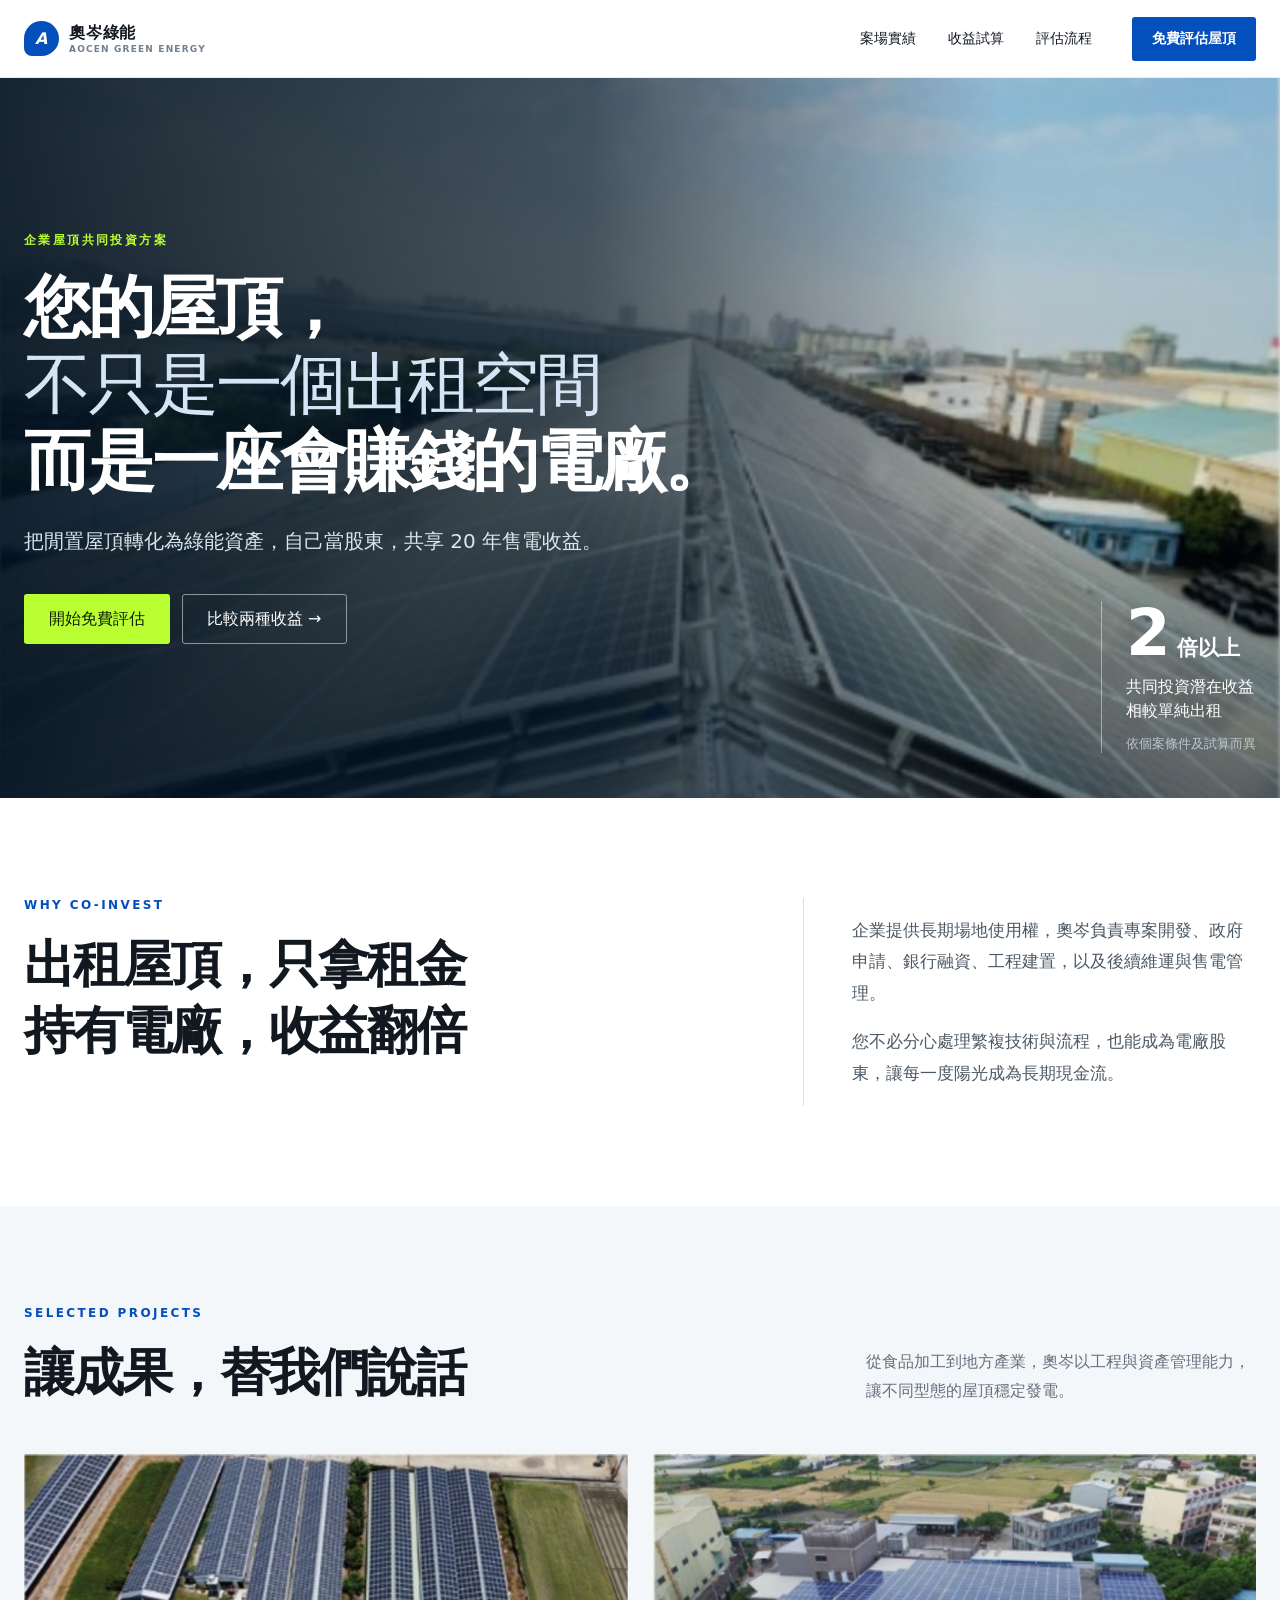
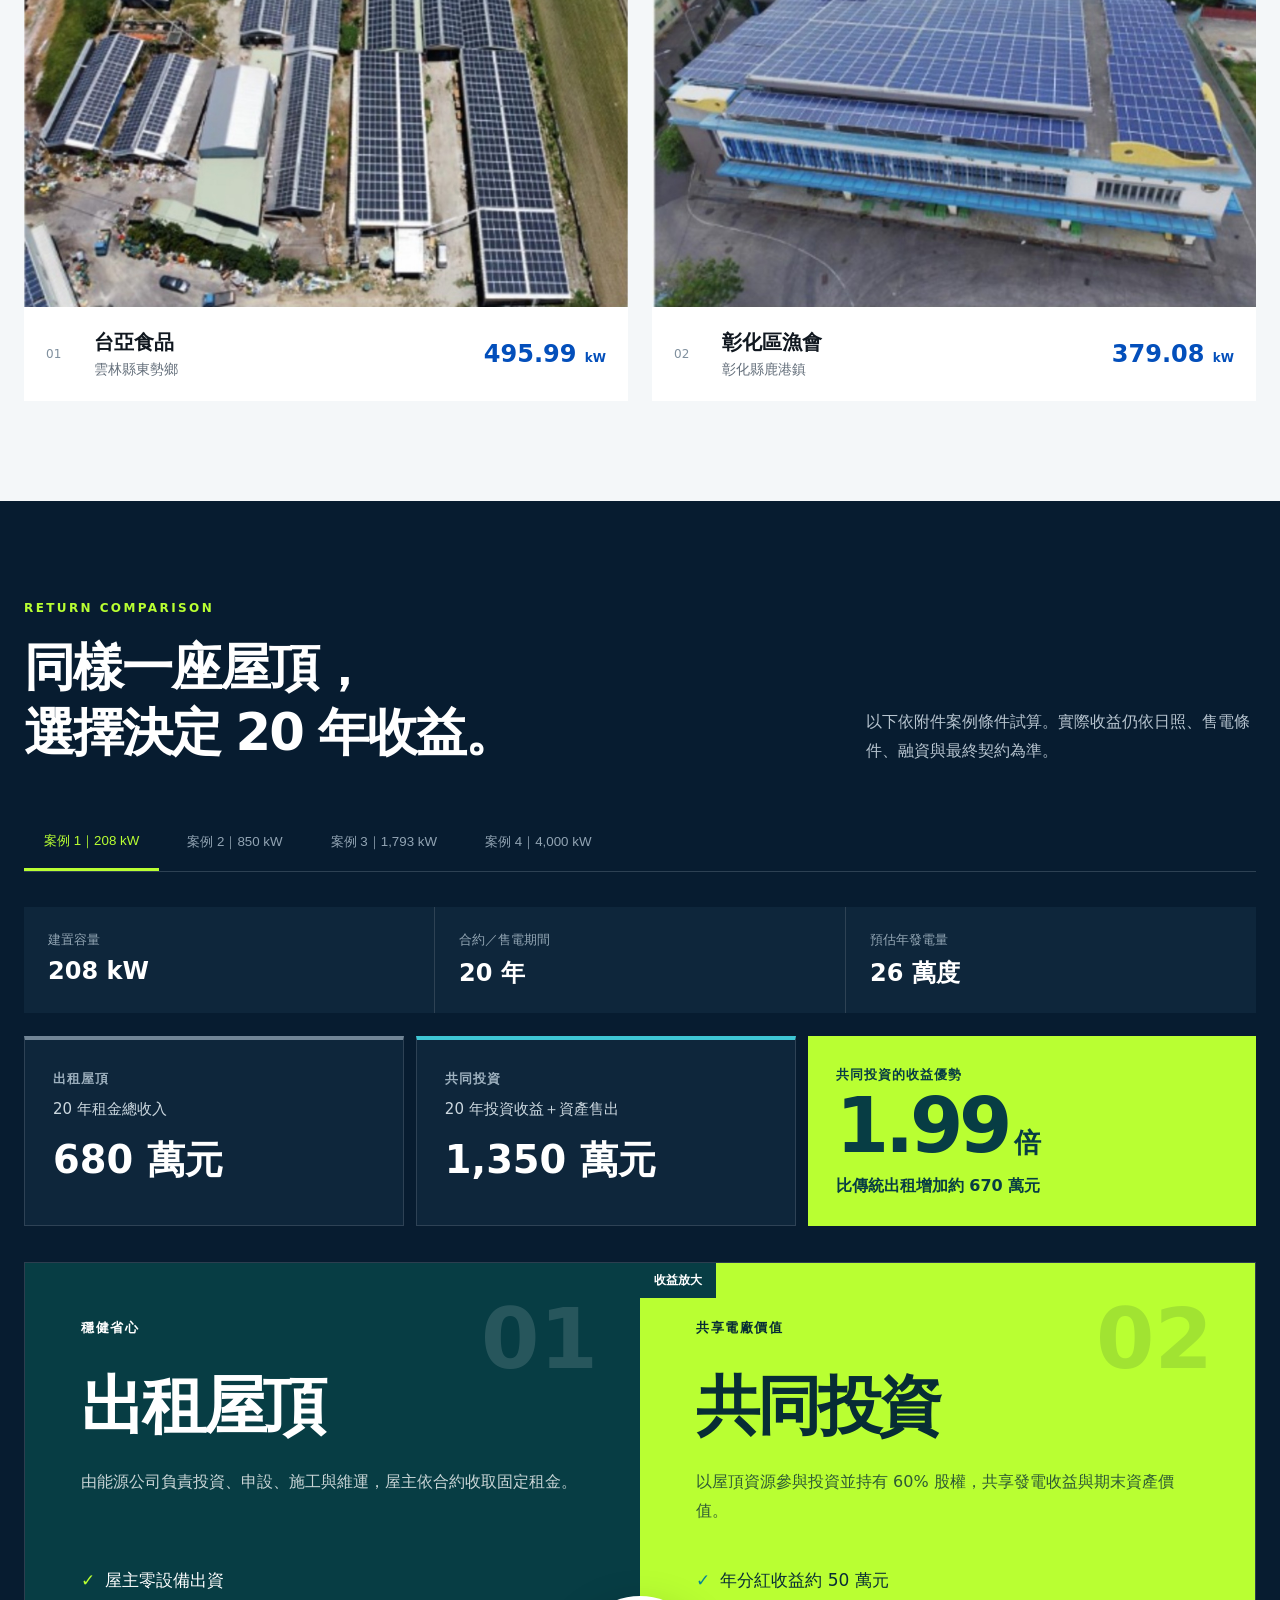
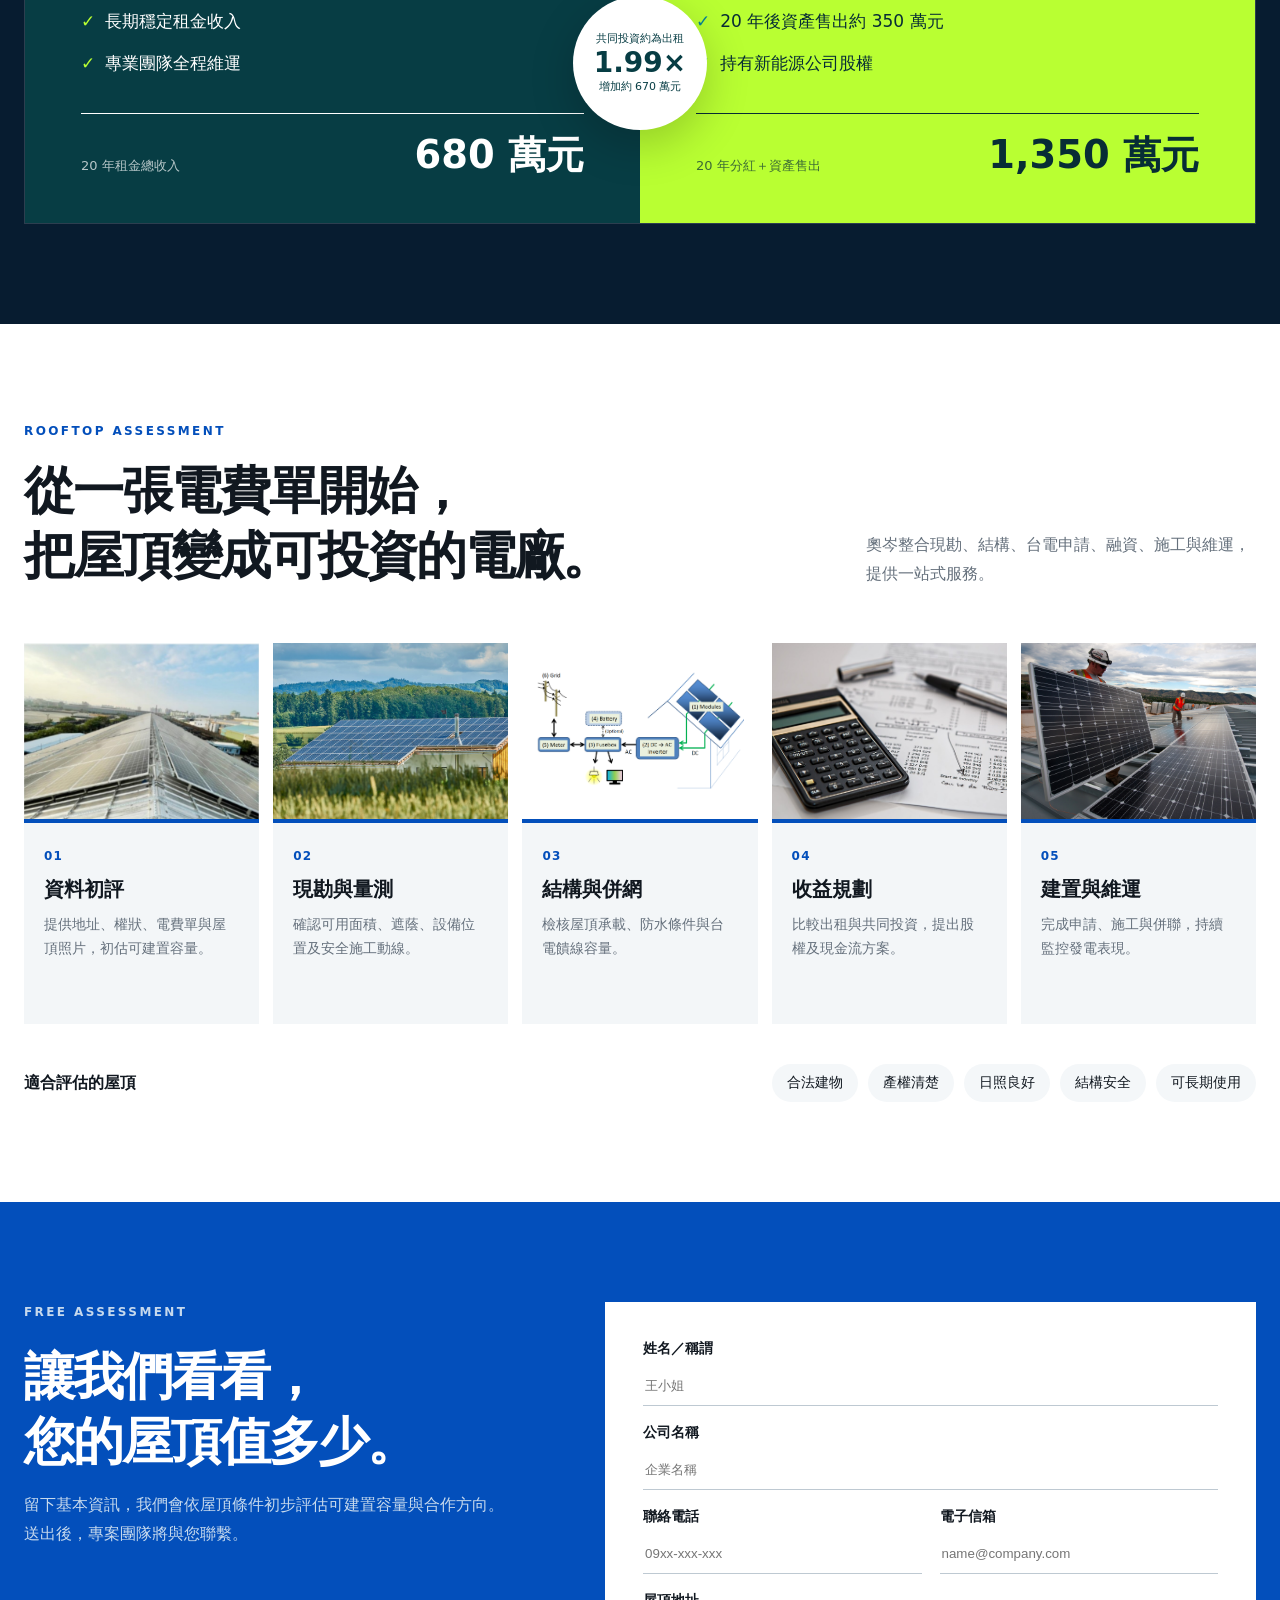
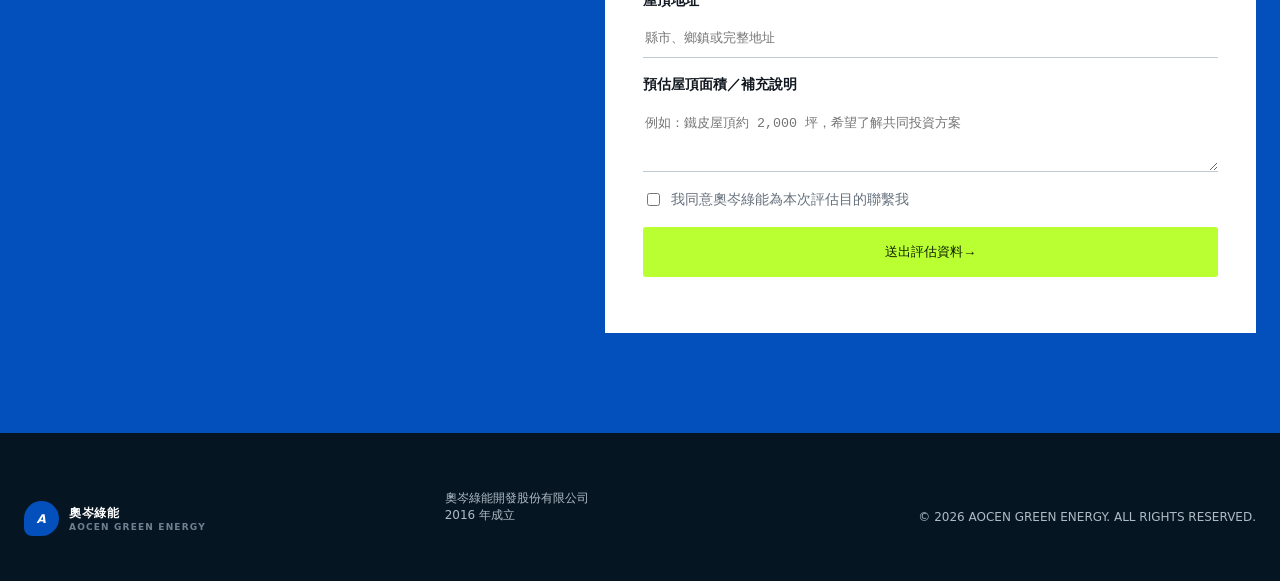
<file: index.html>
<!doctype html>
<html lang="zh-Hant">
<head>
  <meta charset="utf-8" />
  <meta name="viewport" content="width=device-width,initial-scale=1" />
  <meta name="description" content="奧岑綠能協助企業把閒置屋頂轉化為可共同持有、共享收益的太陽能電廠。" />
  <title>奧岑綠能｜讓屋頂成為會賺錢的電廠</title>
  <link rel="stylesheet" href="styles.css" />
  <link rel="stylesheet" href="styles-overrides.css" />
</head>
<body>
  <header class="nav">
    <a class="brand" href="#top" aria-label="奧岑綠能首頁"><span class="brand-mark">A</span><span>奧岑綠能<small>AOCEN GREEN ENERGY</small></span></a>
    <nav aria-label="主要導覽"><a href="#projects">案場實績</a><a href="#returns">收益試算</a><a href="#process">評估流程</a></nav>
    <a class="nav-cta" href="#contact">免費評估屋頂</a>
  </header>

  <main id="top">
    <section class="hero">
      <img src="assets/hero.jpg" alt="已建置太陽能板的企業屋頂空拍" />
      <div class="hero-shade"></div>
      <div class="hero-copy reveal">
        <p class="eyebrow">企業屋頂共同投資方案</p>
        <h1>您的屋頂，<br><span>不只是一個出租空間</span><br>而是一座會賺錢的電廠。</h1>
        <p class="lead">把閒置屋頂轉化為綠能資產，自己當股東，共享 20 年售電收益。</p>
        <div class="hero-actions"><a class="button primary" href="#contact">開始免費評估</a><a class="button ghost" href="#returns">比較兩種收益 →</a></div>
      </div>
      <aside class="hero-stat"><strong>2<span>倍以上</span></strong><p>共同投資潛在收益<br>相較單純出租</p><small>依個案條件及試算而異</small></aside>
    </section>

    <section class="promise section">
      <div><p class="eyebrow dark">WHY CO-INVEST</p><h2>出租屋頂，只拿租金<br>持有電廠，收益翻倍</h2></div>
      <div class="promise-copy"><p>企業提供長期場地使用權，奧岑負責專案開發、政府申請、銀行融資、工程建置，以及後續維運與售電管理。</p><p>您不必分心處理繁複技術與流程，也能成為電廠股東，讓每一度陽光成為長期現金流。</p></div>
    </section>

    <section id="projects" class="projects section">
      <div class="section-head"><div><p class="eyebrow dark">SELECTED PROJECTS</p><h2>讓成果，替我們說話</h2></div><p>從食品加工到地方產業，奧岑以工程與資產管理能力，讓不同型態的屋頂穩定發電。</p></div>
      <div class="project-grid">
        <article class="project-card wide"><img src="assets/taiya.jpg" alt="台亞食品太陽能屋頂案場"><div class="project-meta"><span>01</span><div><h3>台亞食品</h3><p>雲林縣東勢鄉</p></div><strong>495.99 <small>kW</small></strong></div></article>
        <article class="project-card"><img src="assets/fishery.jpg" alt="彰化漁會太陽能屋頂案場"><div class="project-meta"><span>02</span><div><h3>彰化區漁會</h3><p>彰化縣鹿港鎮</p></div><strong>379.08 <small>kW</small></strong></div></article>
      </div>
    </section>

    <section id="returns" class="returns section">
      <div class="section-head inverse"><div><p class="eyebrow">RETURN COMPARISON</p><h2>同樣一座屋頂，<br>選擇決定 20 年收益。</h2></div><p>以下依附件案例條件試算。實際收益仍依日照、售電條件、融資與最終契約為準。</p></div>
      <div class="case-tabs" role="tablist" aria-label="選擇試算案例"><button class="active" data-case="case1" role="tab">案例 1｜208 kW</button><button data-case="case2" role="tab">案例 2｜850 kW</button><button data-case="case3" role="tab">案例 3｜1,793 kW</button><button data-case="case4" role="tab">案例 4｜4,000 kW</button></div>
      <div class="case-summary"><div><small>建置容量</small><strong id="capacity">208 kW</strong></div><div><small>合約／售電期間</small><strong>20 年</strong></div><div><small>預估年發電量</small><strong id="generation">26 萬度</strong></div></div>
      <div class="return-highlights">
        <article class="return-highlight rent-highlight">
          <small>出租屋頂</small>
          <p>20 年租金總收入</p>
          <strong id="summary-rent">680 萬元</strong>
        </article>
        <article class="return-highlight investment-highlight">
          <small>共同投資</small>
          <p>20 年投資收益＋資產售出</p>
          <strong id="summary-invest">1,350 萬元</strong>
        </article>
        <article class="return-highlight advantage-highlight">
          <small>共同投資的收益優勢</small>
          <strong id="summary-multiple">1.99<span>倍</span></strong>
          <p id="summary-extra">比傳統出租增加約 670 萬元</p>
        </article>
      </div>
      <div class="compare">
        <article class="rent">
          <div class="choice-number">01</div><p class="choice-kicker">穩健省心</p><h3>出租屋頂</h3>
          <p class="choice-description">由能源公司負責投資、申設、施工與維運，屋主依合約收取固定租金。</p>
          <ul><li>屋主零設備出資</li><li>長期穩定租金收入</li><li>專業團隊全程維運</li></ul>
          <div class="choice-return"><span>20 年租金總收入</span><strong id="rent-total">680 萬元</strong></div>
        </article>
        <article class="invest">
          <div class="choice-number">02</div><div class="recommended">收益放大</div><p class="choice-kicker">共享電廠價值</p><h3>共同投資</h3>
          <p class="choice-description">以屋頂資源參與投資並持有 60% 股權，共享發電收益與期末資產價值。</p>
          <ul><li id="annual">年分紅收益約 50 萬元</li><li id="asset">20 年後資產售出約 350 萬元</li><li>持有新能源公司股權</li></ul>
          <div class="choice-return"><span>20 年分紅＋資產售出</span><strong id="invest-total">1,350 萬元</strong></div>
        </article>
        <div class="uplift"><span>共同投資約為出租</span><strong id="multiple">1.99×</strong><small id="extra">增加約 670 萬元</small></div>
      </div>
    </section>

    <section id="process" class="process section">
      <div class="section-head"><div><p class="eyebrow dark">ROOFTOP ASSESSMENT</p><h2>從一張電費單開始，<br>把屋頂變成可投資的電廠。</h2></div><p>奧岑整合現勘、結構、台電申請、融資、施工與維運，提供一站式服務。</p></div>
      <ol class="process-cards">
        <li><img src="assets/hero.jpg" alt="太陽能屋頂條件示意"><div><span>01</span><h3>資料初評</h3><p>提供地址、權狀、電費單與屋頂照片，初估可建置容量。</p></div></li>
        <li><img src="assets/process-rooftop.jpg" alt="太陽能屋頂現場評估示意"><div><span>02</span><h3>現勘與量測</h3><p>確認可用面積、遮蔭、設備位置及安全施工動線。</p></div></li>
        <li><img src="assets/process-grid.png" alt="太陽光電系統與電網連接示意"><div><span>03</span><h3>結構與併網</h3><p>檢核屋頂承載、防水條件與台電饋線容量。</p></div></li>
        <li><img src="assets/process-finance-cc0.jpg" alt="計算機與財務規劃示意"><div><span>04</span><h3>收益規劃</h3><p>比較出租與共同投資，提出股權及現金流方案。</p></div></li>
        <li><img src="assets/process-install.jpg" alt="工程人員安裝屋頂太陽能板"><div><span>05</span><h3>建置與維運</h3><p>完成申請、施工與併聯，持續監控發電表現。</p></div></li>
      </ol>
      <div class="criteria"><strong>適合評估的屋頂</strong><span>合法建物</span><span>產權清楚</span><span>日照良好</span><span>結構安全</span><span>可長期使用</span></div>
    </section>

    <section id="contact" class="contact section">
      <div class="contact-copy"><p class="eyebrow">FREE ASSESSMENT</p><h2>讓我們看看，<br>您的屋頂值多少。</h2><p>留下基本資訊，我們會依屋頂條件初步評估可建置容量與合作方向。送出後，專案團隊將與您聯繫。</p></div>
      <form id="lead-form">
        <label>姓名／稱謂<input name="name" required placeholder="王小姐"></label>
        <label>公司名稱<input name="company" required placeholder="企業名稱"></label>
        <div class="two"><label>聯絡電話<input name="phone" required inputmode="tel" placeholder="09xx-xxx-xxx"></label><label>電子信箱<input name="email" required type="email" placeholder="name@company.com"></label></div>
        <label>屋頂地址<input name="address" placeholder="縣市、鄉鎮或完整地址"></label>
        <label>預估屋頂面積／補充說明<textarea name="message" rows="3" placeholder="例如：鐵皮屋頂約 2,000 坪，希望了解共同投資方案"></textarea></label>
        <label class="consent"><input type="checkbox" required> 我同意奧岑綠能為本次評估目的聯繫我</label>
        <button class="button primary" type="submit">送出評估資料 <span>→</span></button><p id="form-note" class="form-note" aria-live="polite"></p>
      </form>
    </section>
  </main>
  <footer><div class="brand"><span class="brand-mark">A</span><span>奧岑綠能<small>AOCEN GREEN ENERGY</small></span></div><p>奧岑綠能開發股份有限公司<br>2016 年成立</p><p>© 2026 AOCEN GREEN ENERGY. ALL RIGHTS RESERVED.</p></footer>
  <script src="script.js"></script>
</body>
</html>
</file>
<file: styles.css>
:root{--blue:#034fbb;--blue2:#0a69df;--ink:#111820;--muted:#65707c;--paper:#f4f7f9;--line:#d8e0e7;--green:#b9ff32;--max:1240px}*{box-sizing:border-box}html{scroll-behavior:smooth}body{margin:0;color:var(--ink);font-family:"Noto Sans TC","Microsoft JhengHei",system-ui,sans-serif;background:#fff}a{color:inherit;text-decoration:none}.nav{height:78px;padding:0 max(24px,calc((100vw - var(--max))/2));display:flex;align-items:center;gap:40px;position:sticky;top:0;background:rgba(255,255,255,.93);backdrop-filter:blur(14px);z-index:20;border-bottom:1px solid #e9edf1}.brand{display:flex;align-items:center;gap:10px;font-weight:800;letter-spacing:.05em;white-space:nowrap}.brand small{display:block;font-size:9px;letter-spacing:.13em;color:#718090}.brand-mark{display:grid;place-items:center;width:35px;height:35px;border-radius:50% 50% 50% 8px;background:var(--blue);color:#fff;font-style:italic}.nav nav{margin-left:auto;display:flex;gap:32px;font-size:14px}.nav nav a:hover{color:var(--blue)}.nav-cta{font-weight:700;font-size:14px;color:#fff;background:var(--blue);padding:13px 20px;border-radius:3px}.hero{min-height:720px;position:relative;display:flex;align-items:center;overflow:hidden;background:#0a1d30;color:#fff}.hero>img{position:absolute;width:100%;height:100%;object-fit:cover;object-position:center}.hero-shade{position:absolute;inset:0;background:linear-gradient(90deg,rgba(4,19,34,.92) 0%,rgba(4,23,41,.7) 46%,rgba(4,23,41,.1) 78%),linear-gradient(0deg,rgba(4,17,28,.4),transparent 45%)}.hero-copy{position:relative;z-index:2;width:min(760px,calc(100% - 48px));margin-left:max(24px,calc((100vw - var(--max))/2));padding:72px 0}.eyebrow{font-size:12px;font-weight:800;letter-spacing:.2em;color:var(--green);margin:0 0 20px}.eyebrow.dark{color:var(--blue)}h1{font-size:clamp(42px,5.2vw,72px);line-height:1.16;letter-spacing:-.045em;margin:0 0 24px}h1 span{font-weight:400;color:#d5e5f5}.lead{font-size:20px;line-height:1.7;max-width:600px;color:#dbe6ee}.hero-actions{display:flex;gap:12px;margin-top:36px}.button{display:inline-flex;align-items:center;justify-content:center;min-height:50px;padding:0 24px;border-radius:3px;font:700 15px inherit;cursor:pointer;border:1px solid transparent}.primary{background:var(--green);color:#102000}.ghost{border-color:rgba(255,255,255,.5);color:#fff}.hero-stat{position:absolute;z-index:3;right:max(24px,calc((100vw - var(--max))/2));bottom:45px;border-left:1px solid rgba(255,255,255,.45);padding-left:24px}.hero-stat strong{font-size:64px;line-height:1}.hero-stat strong span{font-size:21px;margin-left:6px}.hero-stat p{font-size:16px;line-height:1.5;margin:10px 0}.hero-stat small{color:#bbc8d2}.section{padding:100px max(24px,calc((100vw - var(--max))/2))}.promise{display:grid;grid-template-columns:1.2fr .8fr;gap:100px}.promise h2,.section-head h2,.contact h2{font-size:clamp(34px,4vw,54px);line-height:1.28;letter-spacing:-.04em;margin:0}.promise-copy{border-left:1px solid var(--line);padding-left:48px;color:#4d5965;font-size:17px;line-height:1.85}.projects{background:var(--paper)}.section-head{display:flex;align-items:end;justify-content:space-between;gap:60px;margin-bottom:48px}.section-head>p{width:390px;color:var(--muted);line-height:1.8;margin:0}.project-grid{display:grid;grid-template-columns:repeat(2,1fr);gap:24px}.project-card{background:#fff;overflow:hidden}.project-card img{width:100%;aspect-ratio:4/2.55;display:block;object-fit:cover;transition:transform .6s}.project-card:hover img{transform:scale(1.025)}.project-meta{display:grid;grid-template-columns:34px 1fr auto;gap:14px;align-items:center;padding:22px}.project-meta>span{font-size:12px;color:#80909e}.project-meta h3{font-size:20px;margin:0 0 5px}.project-meta p{margin:0;color:var(--muted);font-size:14px}.project-meta strong{font-size:24px;color:var(--blue)}.project-meta small{font-size:12px}.returns{background:#071c30;color:#fff}.section-head.inverse>p{color:#b7c4cf}.case-tabs{display:flex;gap:8px;border-bottom:1px solid #2d4153;margin-top:25px}.case-tabs button{border:0;background:transparent;color:#92a4b3;font:700 16px inherit;padding:18px 24px;cursor:pointer}.case-tabs button.active{color:var(--green);border-bottom:3px solid var(--green)}.case-summary{display:grid;grid-template-columns:repeat(3,1fr);gap:1px;background:#2e4254;margin:35px 0}.case-summary div{background:#0e263b;padding:24px}.case-summary small{display:block;color:#93a6b4;margin-bottom:8px}.case-summary strong{font-size:24px}.compare{position:relative;display:grid;grid-template-columns:1fr 1fr;gap:24px}.compare article{padding:36px;background:#fff;color:var(--ink);position:relative}.compare article>p{font-weight:800;color:var(--muted)}.compare h3{font-size:clamp(38px,4vw,54px);margin:10px 0 4px}.compare article>span{color:var(--muted)}.bar{height:12px;background:#e8eef3;margin:30px 0}.bar i{display:block;height:100%;width:44%;background:#8b9bac}.invest .bar i{width:100%;background:var(--blue2)}.compare ul{padding:0;margin:0;list-style:none;line-height:2;color:#46525d}.compare li:before{content:"✓";color:var(--blue);font-weight:900;margin-right:10px}.recommended{position:absolute;right:0;top:0;background:var(--green);color:#142000;padding:9px 14px;font-size:12px;font-weight:900}.uplift{position:absolute;left:50%;top:30%;transform:translate(-50%,-50%);background:var(--green);color:#112000;width:116px;height:116px;border-radius:50%;display:flex;flex-direction:column;align-items:center;justify-content:center;text-align:center;box-shadow:0 12px 35px #071c3055}.uplift span,.uplift small{font-size:11px}.uplift strong{font-size:28px}.process{overflow:hidden}.steps{counter-reset:steps;list-style:none;padding:0;display:grid;grid-template-columns:repeat(5,1fr);gap:0;margin:60px 0 40px}.steps li{position:relative;padding:28px 24px 30px;border-top:1px solid var(--line);border-bottom:1px solid var(--line);min-height:260px}.steps li:not(:last-child){border-right:1px solid var(--line)}.steps li>span{font-size:12px;color:var(--blue)}.step-icon{font-size:36px;color:var(--blue);margin:24px 0}.steps h3{font-size:20px;margin:0 0 10px}.steps p{font-size:14px;color:var(--muted);line-height:1.7}.criteria{display:flex;align-items:center;gap:10px;flex-wrap:wrap}.criteria strong{margin-right:auto}.criteria span{padding:10px 15px;background:var(--paper);border-radius:30px;font-size:14px}.contact{background:var(--blue);color:#fff;display:grid;grid-template-columns:.85fr 1.15fr;gap:100px}.contact-copy>p{color:#c6d9ed;line-height:1.8}.contact-copy>a{display:inline-block;margin-top:28px;color:var(--green);border-bottom:1px solid var(--green)}form{background:#fff;color:var(--ink);padding:38px;display:grid;gap:18px}label{display:grid;gap:8px;font-size:14px;font-weight:700}.two{display:grid;grid-template-columns:1fr 1fr;gap:18px}input,textarea{width:100%;font:16px inherit;border:0;border-bottom:1px solid #bec9d2;padding:12px 2px;outline:none;border-radius:0}input:focus,textarea:focus{border-color:var(--blue)}textarea{resize:vertical}.consent{display:flex;grid-template:none;align-items:center;font-weight:400;color:var(--muted)}.consent input{width:auto}.form-note{margin:0;color:var(--blue);font-size:14px}footer{display:grid;grid-template-columns:1fr 1fr 1fr;align-items:end;gap:30px;padding:45px max(24px,calc((100vw - var(--max))/2));background:#061522;color:#aebbc6;font-size:12px}footer .brand{color:#fff}footer p:last-child{text-align:right}.reveal{animation:rise .8s ease-out both}@keyframes rise{from{opacity:0;transform:translateY(18px)}to{opacity:1;transform:none}}@media(max-width:900px){.nav nav{display:none}.hero{min-height:760px;align-items:flex-start}.hero-stat{left:24px;right:auto;bottom:36px}.hero-copy{padding-top:80px}.promise,.contact{grid-template-columns:1fr;gap:45px}.promise-copy{padding-left:24px}.section-head{align-items:flex-start;flex-direction:column;gap:22px}.section-head>p{width:auto}.steps{grid-template-columns:1fr 1fr}.steps li{border:1px solid var(--line)}.compare{grid-template-columns:1fr}.uplift{position:static;transform:none;border-radius:2px;width:auto;height:auto;padding:16px;grid-column:1}.case-summary{grid-template-columns:1fr}.contact{gap:50px}footer{grid-template-columns:1fr}footer p:last-child{text-align:left}}@media(max-width:620px){.nav{height:68px}.nav-cta{padding:11px 13px}.hero-copy{width:calc(100% - 40px);margin-left:20px}.hero-actions{flex-direction:column;align-items:stretch}.section{padding:72px 20px}.project-grid{grid-template-columns:1fr}.project-meta{grid-template-columns:28px 1fr}.project-meta strong{grid-column:2}.case-tabs button{font-size:14px;padding:15px 10px}.steps{grid-template-columns:1fr}.two{grid-template-columns:1fr}form{padding:25px}.contact{padding-bottom:60px}footer{padding:38px 20px}}
</file>
<file: styles-overrides.css>
.project-card img {
  aspect-ratio: 4 / 3;
  object-fit: cover;
  object-position: center;
}

.case-tabs {
  overflow-x: auto;
  scrollbar-width: thin;
}

.case-tabs button {
  padding-left: 20px;
  padding-right: 20px;
  white-space: nowrap;
}

.project-grid {
  grid-template-columns: repeat(2, minmax(0, 1fr));
}

.process-gallery {
  display: grid;
  grid-template-columns: 1.15fr .85fr .85fr;
  gap: 14px;
  margin: 54px 0 34px;
}

.process-gallery figure {
  position: relative;
  min-height: 360px;
  margin: 0;
  overflow: hidden;
  background: #071c30;
}

.process-gallery figure:not(:first-child) {
  min-height: 300px;
  margin-top: 60px;
}

.process-gallery img {
  width: 100%;
  height: 100%;
  min-height: inherit;
  display: block;
  object-fit: cover;
  transition: transform .6s ease;
}

.process-gallery figure:hover img {
  transform: scale(1.035);
}

.process-gallery figure::after {
  content: "";
  position: absolute;
  inset: 35% 0 0;
  background: linear-gradient(transparent, rgba(3, 18, 31, .9));
  pointer-events: none;
}

.process-gallery figcaption {
  position: absolute;
  z-index: 1;
  left: 22px;
  right: 22px;
  bottom: 20px;
  display: flex;
  align-items: end;
  gap: 14px;
  color: white;
}

.process-gallery figcaption b {
  color: #b9ff32;
  font-size: 13px;
}

.process-gallery figcaption span {
  font-size: 18px;
  font-weight: 800;
}

.process-gallery figcaption small {
  display: block;
  margin-top: 4px;
  color: #d4dee6;
  font-size: 12px;
  font-weight: 400;
}

.image-credits {
  margin: 24px 0 0;
  color: #7e8a94;
  font-size: 12px;
  line-height: 1.7;
}

.image-credits a {
  text-decoration: underline;
  text-underline-offset: 2px;
}

.process-cards {
  display: grid;
  grid-template-columns: repeat(5, minmax(0, 1fr));
  gap: 14px;
  margin: 54px 0 40px;
  padding: 0;
  list-style: none;
}

.process-cards li {
  overflow: hidden;
  background: #f3f6f8;
}

.process-cards img {
  width: 100%;
  aspect-ratio: 4 / 3;
  display: block;
  object-fit: cover;
}

.process-cards li:nth-child(3) img {
  object-fit: contain;
  padding: 14px;
  background: #fff;
}

.process-cards li > div {
  min-height: 205px;
  padding: 22px 20px 26px;
  border-top: 4px solid #034fbb;
}

.process-cards span {
  color: #034fbb;
  font-size: 12px;
  font-weight: 800;
  letter-spacing: .1em;
}

.process-cards h3 {
  margin: 12px 0 10px;
  font-size: 20px;
}

.process-cards p {
  margin: 0;
  color: #65707c;
  font-size: 14px;
  line-height: 1.7;
}

@media (max-width: 900px) {
  .process-gallery {
    grid-template-columns: 1fr;
  }

  .process-gallery figure,
  .process-gallery figure:not(:first-child) {
    min-height: 280px;
    margin-top: 0;
  }

  .process-cards {
    grid-template-columns: repeat(2, minmax(0, 1fr));
  }
}

.return-highlights {
  display: grid;
  grid-template-columns: 1fr 1fr 1.18fr;
  gap: 12px;
  margin: -12px 0 36px;
}

.return-highlight {
  min-height: 190px;
  padding: 28px;
  background: #0e263b;
  border: 1px solid rgba(255,255,255,.13);
}

.return-highlight small {
  color: #9eb1bf;
  font-size: 13px;
  font-weight: 800;
  letter-spacing: .08em;
}

.return-highlight p {
  margin: 12px 0 20px;
  color: #cbd7df;
  font-size: 15px;
}

.return-highlight > strong {
  display: block;
  color: #fff;
  font-size: clamp(28px, 3vw, 40px);
  line-height: 1.1;
}

.investment-highlight {
  border-top: 4px solid #3ec6d4;
}

.rent-highlight {
  border-top: 4px solid #718596;
}

.advantage-highlight {
  position: relative;
  background: #b9ff32;
  border: 0;
  color: #073d44;
}

.advantage-highlight small,
.advantage-highlight p {
  color: #073d44;
}

.advantage-highlight > strong {
  color: #073d44;
  font-size: clamp(52px, 6vw, 82px);
  letter-spacing: -.055em;
}

.advantage-highlight > strong span {
  margin-left: 6px;
  font-size: .35em;
  letter-spacing: 0;
}

.advantage-highlight p {
  margin: 8px 0 0;
  font-size: 16px;
  font-weight: 800;
}

@media (max-width: 900px) {
  .return-highlights {
    grid-template-columns: 1fr 1fr;
  }

  .advantage-highlight {
    grid-column: 1 / -1;
  }
}

@media (max-width: 620px) {
  .project-grid {
    grid-template-columns: 1fr;
  }

  .process-cards {
    grid-template-columns: 1fr;
  }

  .process-cards li {
    display: grid;
    grid-template-columns: 42% 58%;
  }

  .process-cards img {
    height: 100%;
    aspect-ratio: auto;
  }

  .process-cards li > div {
    min-height: 180px;
    border-top: 0;
    border-left: 4px solid #034fbb;
  }

  .return-highlights {
    grid-template-columns: 1fr;
    gap: 10px;
    margin-top: 0;
  }

  .return-highlight {
    min-height: 0;
    padding: 24px;
  }

  .advantage-highlight {
    grid-column: auto;
    grid-row: 1;
    padding: 28px 24px;
  }

  .advantage-highlight > strong {
    font-size: 68px;
  }
}

/* High-contrast side-by-side cooperation choices */
.compare {
  gap: 0;
  border: 1px solid rgba(255,255,255,.15);
}

.compare article {
  min-height: 560px;
  padding: 56px;
  overflow: hidden;
}

.compare article.rent {
  background: #073d44;
  color: #fff;
}

.compare article.invest {
  background: #b9ff32;
  color: #072d35;
}

.compare article > p.choice-kicker {
  margin: 0 0 26px;
  color: inherit;
  font-size: 13px;
  letter-spacing: .12em;
}

.compare article h3 {
  margin: 0 0 18px;
  font-size: clamp(42px, 5vw, 64px);
  letter-spacing: -.05em;
}

.compare .choice-description {
  max-width: 520px;
  min-height: 58px;
  margin: 0 0 34px;
  color: inherit;
  font-size: 16px;
  font-weight: 400;
  line-height: 1.8;
  opacity: .78;
}

.compare article ul {
  margin-top: 10px;
  color: inherit;
  font-size: 17px;
  line-height: 2.45;
}

.compare article.rent li::before {
  color: #b9ff32;
}

.compare article.invest li::before {
  color: #058397;
}

.choice-number {
  position: absolute;
  top: 34px;
  right: 42px;
  color: currentColor;
  font-size: 84px;
  font-weight: 800;
  line-height: 1;
  opacity: .13;
}

.choice-return {
  position: absolute;
  right: 56px;
  bottom: 48px;
  left: 56px;
  display: flex;
  align-items: end;
  justify-content: space-between;
  gap: 20px;
  padding-top: 22px;
  border-top: 1px solid currentColor;
}

.choice-return span {
  max-width: 150px;
  color: inherit;
  font-size: 13px;
  opacity: .7;
}

.choice-return strong {
  font-size: clamp(28px, 3vw, 42px);
  line-height: 1;
  text-align: right;
}

.compare .recommended {
  top: 0;
  right: auto;
  left: 0;
  background: #073d44;
  color: #fff;
}

.compare .uplift {
  top: auto;
  bottom: 26px;
  width: 134px;
  height: 134px;
  background: #fff;
  color: #073d44;
  box-shadow: 0 15px 45px rgba(0,0,0,.2);
}

@media (max-width: 900px) {
  .compare article {
    min-height: 520px;
    padding: 42px 30px;
  }

  .choice-return {
    right: 30px;
    bottom: 32px;
    left: 30px;
  }

  .compare .uplift {
    width: auto;
    height: auto;
    margin: 0;
    padding: 20px;
    border-radius: 0;
  }
}
</file>
